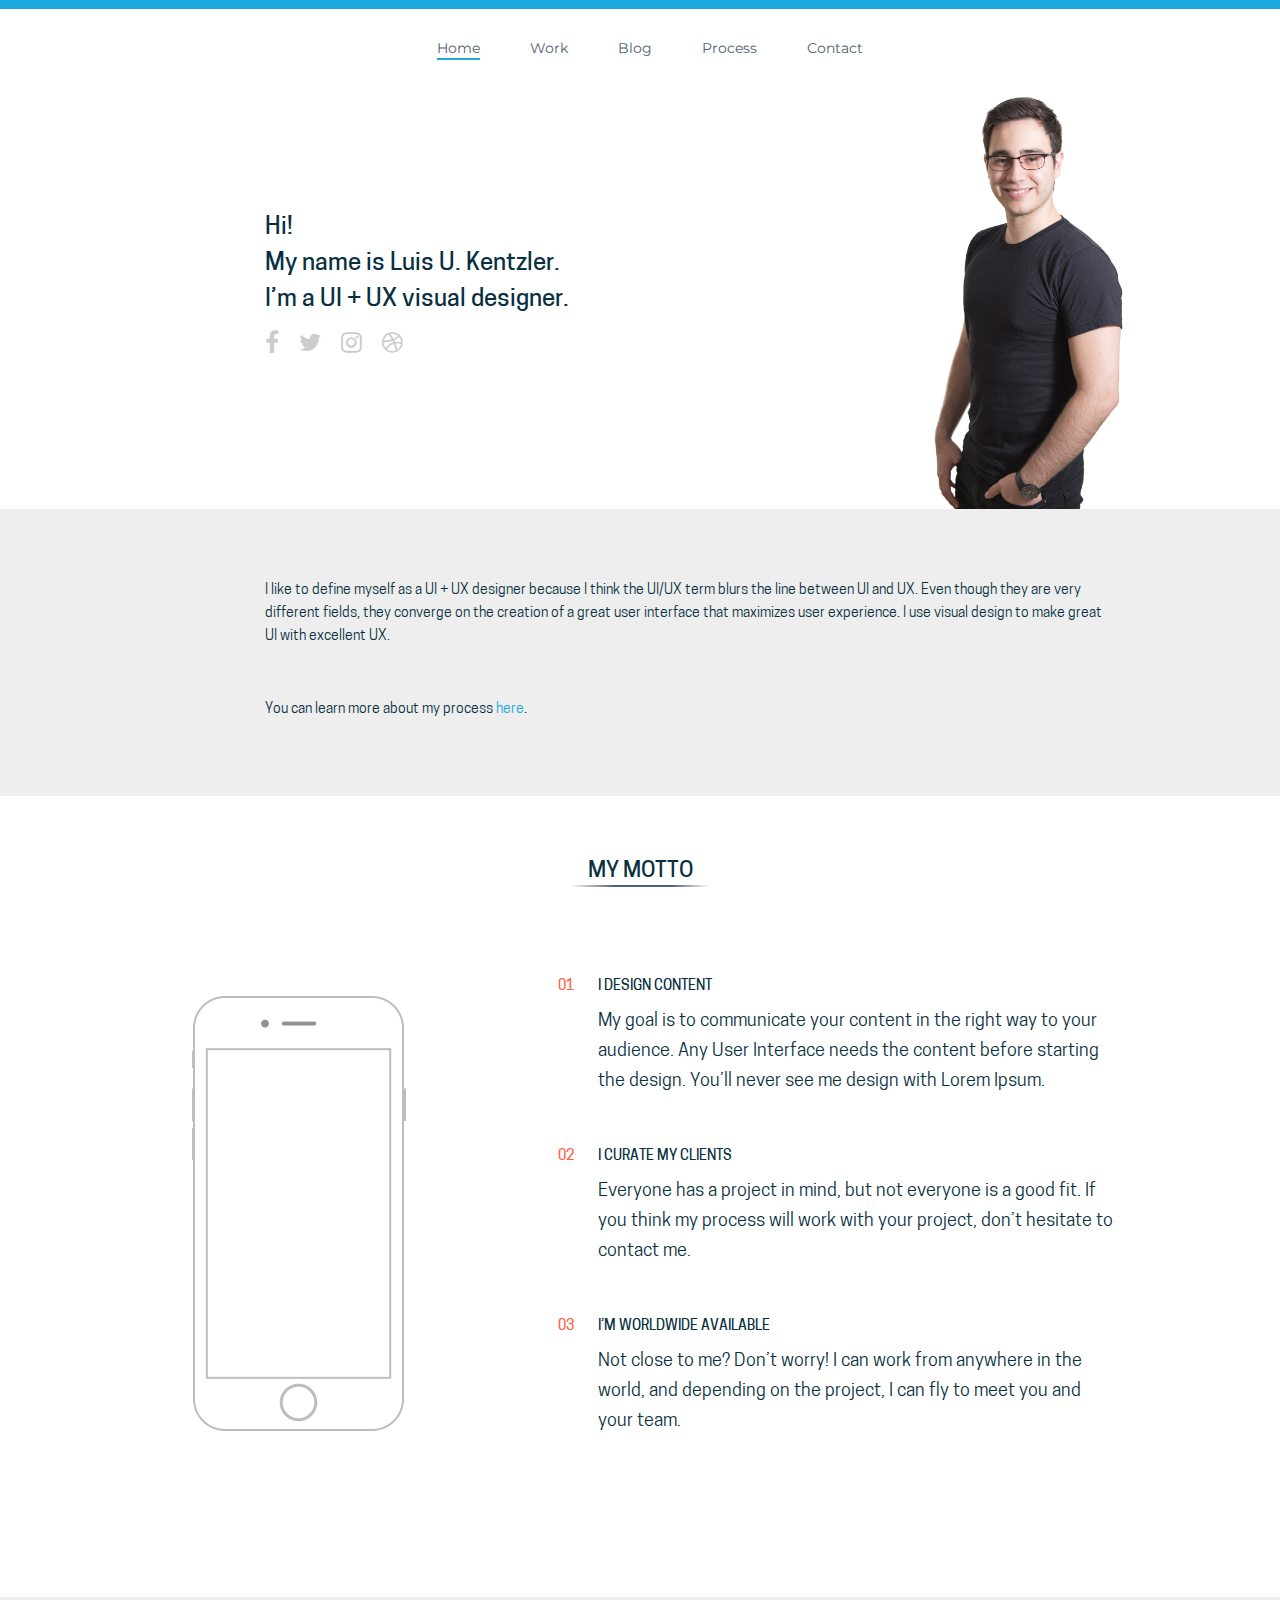
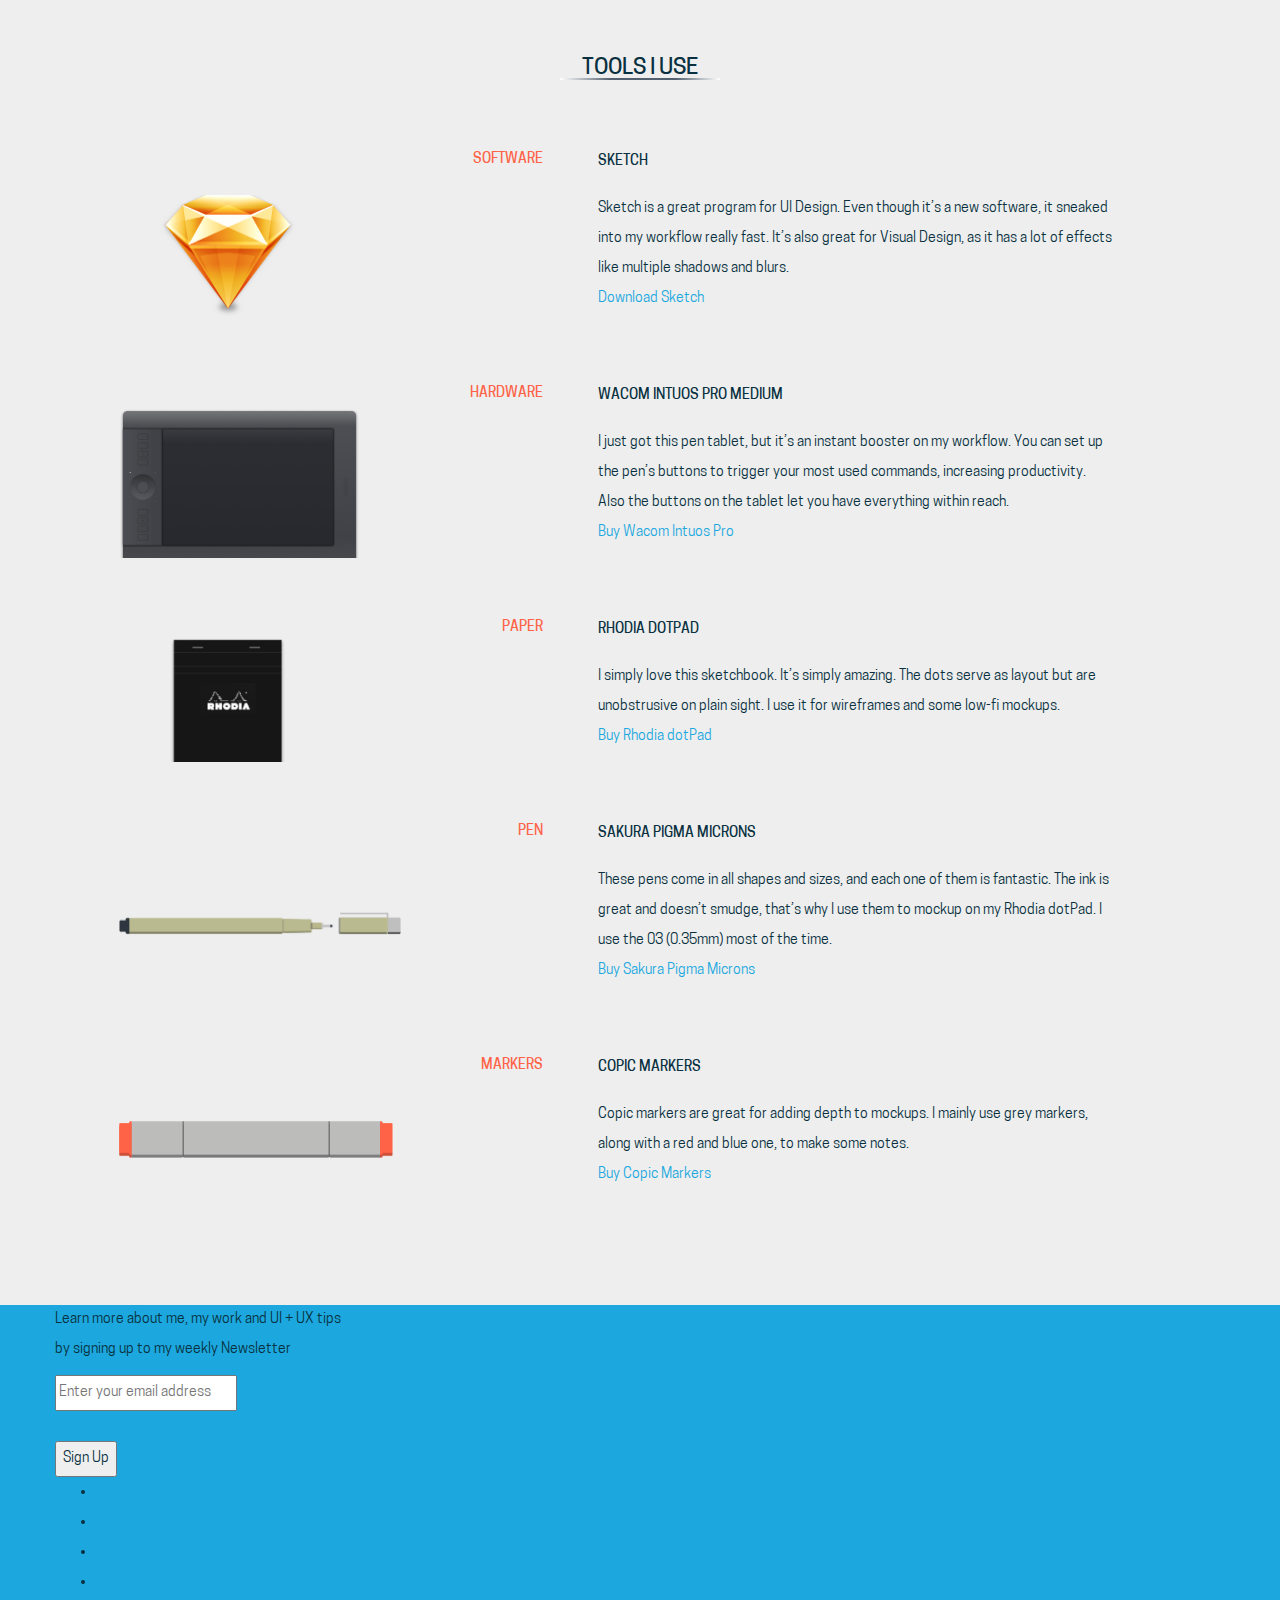
<file: index.html>
<!DOCTYPE html>
<head>
	<meta name="viewport" content="width=device-width">
	<link href="css/normalize.css" rel="stylesheet" type="text/css">
	<link href="css/bootstrap.css" rel="stylesheet" type="text/css">
	<link href='http://fonts.googleapis.com/css?family=Montserrat:400,700' rel='stylesheet' type='text/css'>
	<link href="http://maxcdn.bootstrapcdn.com/font-awesome/4.2.0/css/font-awesome.min.css" rel="stylesheet">
	<link href="css/main.css" rel="stylesheet" type="text/css">
</head>
<body>
	<div id="top-bar"></div>
	<section id="intro">
		<div class="container-intro col-md-12">
			<div id = "navigation" class="row">

				<ul class="navigation-bar">
					<li id="active"><a href="#">Home</li></a>
					<li><a href="#">Work</a></li>
					<li><a href="#">Blog</a></li>
					<li><a href="#">Process</a></li>
					<li><a href="contact.html">Contact</li></a>
				</ul>
			</div>
			<div class="container">
				<div class="row">
					<div id ="intro-text" class="col-md-offset-1 col-md-8 col-sm-offset-1 col-sm-10 col-lg-offset-2 col-lg-9">
						<p id="hello">Hi&#33<br>My name is Luis U. Kentzler.<br>I&#8217m a UI &#43; UX visual designer. </p>
						<p id="social-media-icons">
							<a  href="https://www.facebook.com/kentzler" target="_blank"><i id="fb" class="fa fa-facebook"></i></a>
							<a href="https://twitter.com/kentzler" target="_blank"><i id="twitter"class="fa fa-twitter"></i></a>
							<a  href="http://instagram.com/kentzler" target="_blank"><i id="instagram" class="fa fa-instagram"></i></a>
							<a  href="#"><i id="dribbble" class="fa fa-dribbble"></a></i>
						</p>
					</div>
				</div>
			</div>
		</div>	
	</section>
	<section id="description">
		<div class="gray-background">
			<div class="container">
				<div class="row">
					<div id="desc-text" class="col-md-offset-1 col-md-10 col-sm-offset-1 col-sm-10 col-lg-offset-2 col-lg-9">
						<p>
							I like to define myself as a UI &#43; UX designer because I think the UI/UX term blurs the line between UI and UX. Even though they are very different fields, they converge on the creation of a great user interface that maximizes user experience. I use visual design to make great UI with excellent UX.
						</p>
					</div>
				</div>
				<div class="row">
					<div id="link-process" class="col-md-offset-1 col-md-10 col-sm-offset-1 col-sm-10 col-lg-offset-2 col-lg-9">
						<p >
						You can learn more about my process <a href="#">here</a>.
						</p>
					</div>
				</div>
			</div>
		</div>
	</section>
	<section id="motto">
		<div class="container">
			<div class="row">
				<div id="my-motto" class="col-sm-offset-4 col-sm-4 col-md-offset-4 col-md-4">
					<p id="motto-title"class="title">My Motto</p>
				</div>
			</div>
			<div class="row">
				<div id="principles" class="col-sm-offset-5 col-sm-6 col-md-offset-5 col-md-6">
					<ol>
						<li>I design content</li>
							<p>
								My goal is to communicate your content in the right way to your audience. Any User Interface needs the content before starting the design. You&#8217ll never see me design with Lorem Ipsum.
							</p>
						<li>I curate my clients</li>
							<p>
								Everyone has a project in mind, but not everyone is a good fit. If you think my process will work with your project, don&#8217t hesitate to contact me.
							</p>
						<li>I&#8217m worldwide available</li>
							<p>
								Not close to me? Don&#8217t worry! I can work from anywhere in the world, and depending on the project, I can fly to meet you and your team.
							</p>
					</ol>
				</div>
			</div>
		</div>
	</section>
	<section id="tools">
		<div class="gray-background">
			<div class="container">
				<div class="row">
					<div id="tools-i-use" class="col-sm-offset-4 col-sm-4 col-md-offset-4 col-md-4">
						<p id="tools-title" class="title"> Tools I Use</p>
					</div>
				</div>
				<!-- SKETCH -->
				<div class="row tool-row" id="sketch">
					<div class="tool-def col-sm-offset-4 col-sm-1 col-md-offset-4 col-md-1">
						<p>Software</p>
					</div>
					<div class="tool col-sm-offset-0 col-sm-6 col-md-offset-0 col-md-6">
						<h3>Sketch</h3>
						<p class="tool-desc">
							Sketch is a great program for UI Design. Even though it&#8217s a new software, it sneaked into my workflow really fast. It&#8217s also great for Visual Design, as it has a lot of effects like multiple shadows and blurs. <br>
							<a href="http://bohemiancoding.com/sketch/">Download Sketch</a>
						</p>
					</div>
				</div>
				<!-- /SKETCH -->
				<!-- WACOM -->
				<div class="row tool-row" id="wacom">
					<div class="tool-def col-sm-offset-4 col-sm-1 col-md-offset-4 col-md-1">
						<p>Hardware</p>
					</div>
					<div class="tool col-sm-offset-0 col-sm-6 col-md-offset-0 col-md-6">
						<h3>Wacom Intuos Pro Medium</h3>
						<p class="tool-desc">
							I just got this pen tablet, but it&#8217s an instant booster on my workflow. You can set up the pen&#8217s buttons to trigger your most used commands, increasing productivity. Also the buttons on the tablet let you have everything within reach. <br>
							<a href="http://www.wacom.com/en-es/products/pen-tablets/intuos-pro-medium">Buy Wacom Intuos Pro</a>
						</p>
					</div>
				</div>
				<!-- /WACOM -->
				<!-- RHODIA -->
				<div class="row tool-row" id="rhodia">
					<div class="tool-def col-sm-offset-4 col-sm-1 col-md-offset-4 col-md-1">
						<p>Paper</p>
					</div>
					<div class="tool col-sm-offset-0 col-sm-6 col-md-offset-0 col-md-6">
						<h3>RHODIA dotPad</h3>
						<p class="tool-desc">
							I simply love this sketchbook. It&#8217s simply amazing. The dots serve as layout but are unobstrusive on plain sight. I use it for wireframes and some low-fi mockups. <br>
							<a href="http://rhodiapads.com/collections_boutique_dotPad.shtml">Buy Rhodia dotPad</a>
						</p>
					</div>
				</div>
				<!-- /RHODIA -->
				<!-- MICRONS -->
				<div class="row tool-row" id="microns">
					<div class="tool-def col-sm-offset-4 col-sm-1 col-md-offset-4 col-md-1">
						<p>Pen</p>
					</div>
					<div class="tool col-sm-offset-0 col-sm-6 col-md-offset-0 col-md-6">
						<h3>Sakura Pigma Microns</h3>
						<p class="tool-desc">
							These pens come in all shapes and sizes, and each one of them is fantastic. The ink is great and doesn&#8217t smudge, that&#8217s why I use them to mockup on my Rhodia dotPad. I use the 03 (0.35mm) most of the time. <br>
							<a href="http://www.sakuraofamerica.com/Pen-Archival">Buy Sakura Pigma Microns</a>
						</p>
					</div>
				</div>
				<!-- /MICRONS -->
				<!-- COPIC -->
				<div class="row tool-row" id="copic">
					<div class="tool-def col-sm-offset-4 col-sm-1 col-md-offset-4 col-md-1">
						<p>Markers</p>
					</div>
					<div class="tool col-sm-offset-0 col-sm-6 col-md-offset-0 col-md-6">
						<h3>Copic Markers</h3>
						<p class="tool-desc">
							Copic markers are great for adding depth to mockups. I mainly use grey markers, along with a red and blue one, to make some notes. <br>
							<a href="https://imaginationinternationalinc.com/copic/store/">Buy Copic Markers</a>
						</p>
					</div>
				</div>
				<!-- /COPIC -->
			</div>
		</div>
	</section>
	<section id="footer">
		<div class="blue-background">
			<div class="container">
				<div class="row">
					<p>
						Learn more about me, my work and UI + UX tips <br> by signing up to my weekly Newsletter
					</p>
				</div>
				<div class="row">
					<form action="#" method="post" id="mc-embedded-subscribe-form" name="mc-embedded-subscribe-form" class="validate" target="_blank" novalidate="">
         				<input type="email" value="" name="EMAIL" class="email" id="mce-EMAIL" placeholder="Enter your email address" required="">
	          			<div class="clear"><br>
	            			<input type="submit" value="Sign Up" name="subscribe" id="mc-embedded-subscribe" class="button">
	          			</div>
	        		</form>
				</div>
				<div id = "navigation-footer" class="row">

				<ul class="navigation-bar">
					<li><a href="#">Home</li></a>
					<li><a href="#">Work</a></li>
					<li><a href="#">Blog</a></li>
					<li><a href="#">Process</a></li>
					<li><a href="#">Contact</li></a>
				</ul>
			</div>
			</div>
		</div>
	</section>
	<!-- Google Analytics Code -->
	<script>
	  (function(i,s,o,g,r,a,m){i['GoogleAnalyticsObject']=r;i[r]=i[r]||function(){
	  (i[r].q=i[r].q||[]).push(arguments)},i[r].l=1*new Date();a=s.createElement(o),
	  m=s.getElementsByTagName(o)[0];a.async=1;a.src=g;m.parentNode.insertBefore(a,m)
	  })(window,document,'script','//www.google-analytics.com/analytics.js','ga');

	  ga('create', 'UA-56694729-2', 'auto');
	  ga('send', 'pageview');
	</script>
</body>
</file>
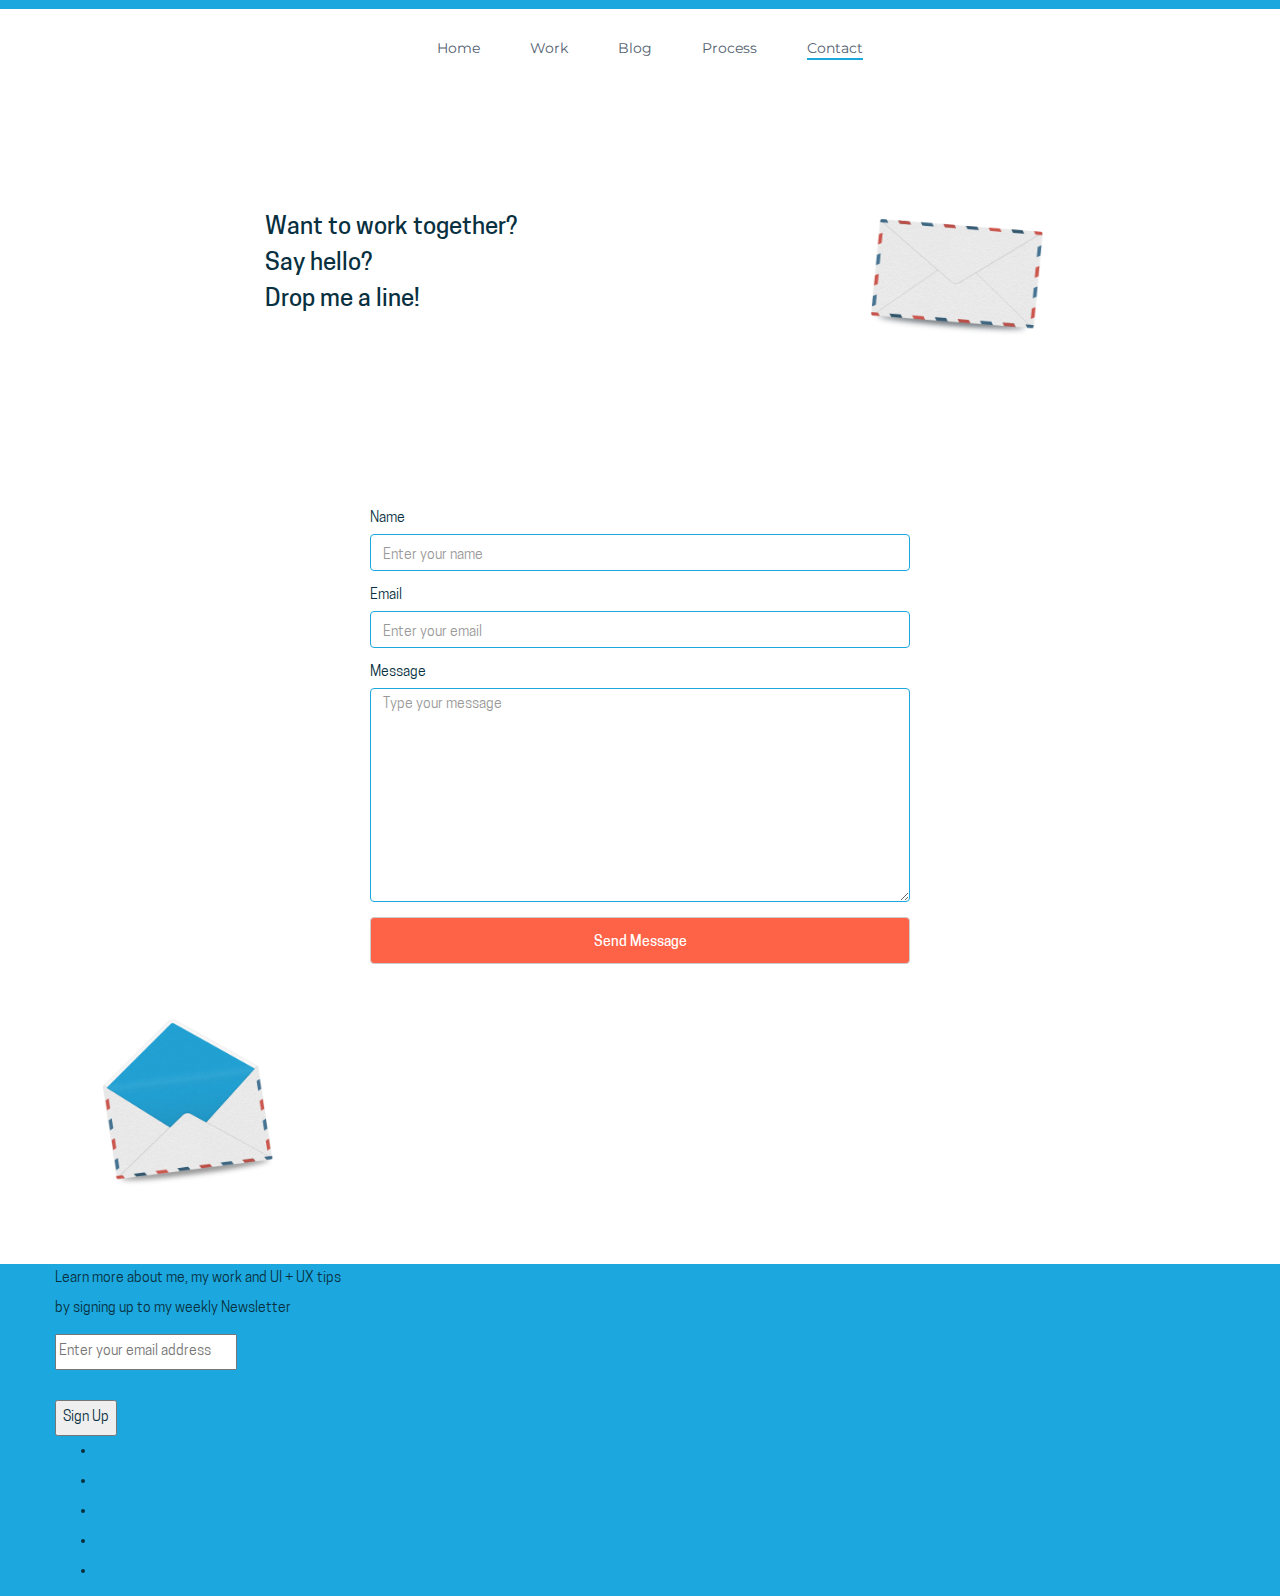
<file: contact.html>
<!DOCTYPE html>
<head>
	<meta name="viewport" content="width=device-width">
	<link href="css/normalize.css" rel="stylesheet" type="text/css">
	<link href="css/bootstrap.css" rel="stylesheet" type="text/css">
	<link href='http://fonts.googleapis.com/css?family=Montserrat:400,700' rel='stylesheet' type='text/css'>
	<link href="http://maxcdn.bootstrapcdn.com/font-awesome/4.2.0/css/font-awesome.min.css" rel="stylesheet">
	<link href="css/main.css" rel="stylesheet" type="text/css">
</head>
<body>
	<div id="top-bar"></div>
	<section id="contact">
		<div class="container-intro col-md-12">
			<div id = "navigation" class="row">
				<ul class="navigation-bar">
					<li><a href="index.html">Home</li></a>
					<li><a href="#">Work</a></li>
					<li><a href="#">Blog</a></li>
					<li><a href="#">Process</a></li>
					<li id="active"><a href="#">Contact</li></a>
				</ul>
			</div>
			<div class="container">
				<div class="row">
					<div id ="intro-text" class="col-md-offset-1 col-md-8 col-sm-offset-1 col-sm-10 col-lg-offset-2 col-lg-9">
						<p id="hello">Want to work together?<br> Say hello? <br>Drop me a line!</p>
					</div>

				</div>
	</section>
	<section id="form">
		<div class="container">
			<div class="col-sm-offset-3 col-sm-6 col-md-offset-3 col-md-6 col-lg-offset-3 col-lg-6">
				<form id="contact-form">
				  <div class="form-group">
				    	<label for="fullName">Name</label>
				    	<input type="text" class="form-control" id="fullName" placeholder="Enter your name">
				 	</div>
				 	<div class="form-group">
				    	<label for="email">Email</label>
				    	<input type="email" class="form-control" id="email" placeholder="Enter your email">
				 	</div>

				 	<div class="form-group">
				    	<label for="area">Message</label>
				    	<textarea class="form-control" rows="10" id="area" placeholder="Type your message"></textarea>
				 	</div>
					
					<button type="submit" class="btn btn-default">Send Message</button>
				</form>
			</div>
		</div>
	</section>
	<section id="footer">
		<div class="blue-background">
			<div class="container">
				<div class="row">
					<p>
						Learn more about me, my work and UI + UX tips <br> by signing up to my weekly Newsletter
					</p>
				</div>
				<div class="row">
					<form action="#" method="post" id="mc-embedded-subscribe-form" name="mc-embedded-subscribe-form" class="validate" target="_blank" novalidate="">
         				<input type="email" value="" name="EMAIL" class="email" id="mce-EMAIL" placeholder="Enter your email address" required="">
	          			<div class="clear"><br>
	            			<input type="submit" value="Sign Up" name="subscribe" id="mc-embedded-subscribe" class="button">
	          			</div>
	        		</form>
				</div>
				<div id = "navigation-footer" class="row">

				<ul class="navigation-bar">
					<li><a href="#">Home</li></a>
					<li><a href="#">Work</a></li>
					<li><a href="#">Blog</a></li>
					<li><a href="#">Process</a></li>
					<li><a href="#">Contact</li></a>
				</ul>
			</div>
			</div>
		</div>
	</section>
	<!-- Google Analytics Code -->
	<script>
	  (function(i,s,o,g,r,a,m){i['GoogleAnalyticsObject']=r;i[r]=i[r]||function(){
	  (i[r].q=i[r].q||[]).push(arguments)},i[r].l=1*new Date();a=s.createElement(o),
	  m=s.getElementsByTagName(o)[0];a.async=1;a.src=g;m.parentNode.insertBefore(a,m)
	  })(window,document,'script','//www.google-analytics.com/analytics.js','ga');

	  ga('create', 'UA-56694729-2', 'auto');
	  ga('send', 'pageview');
	</script>
</body>
</file>
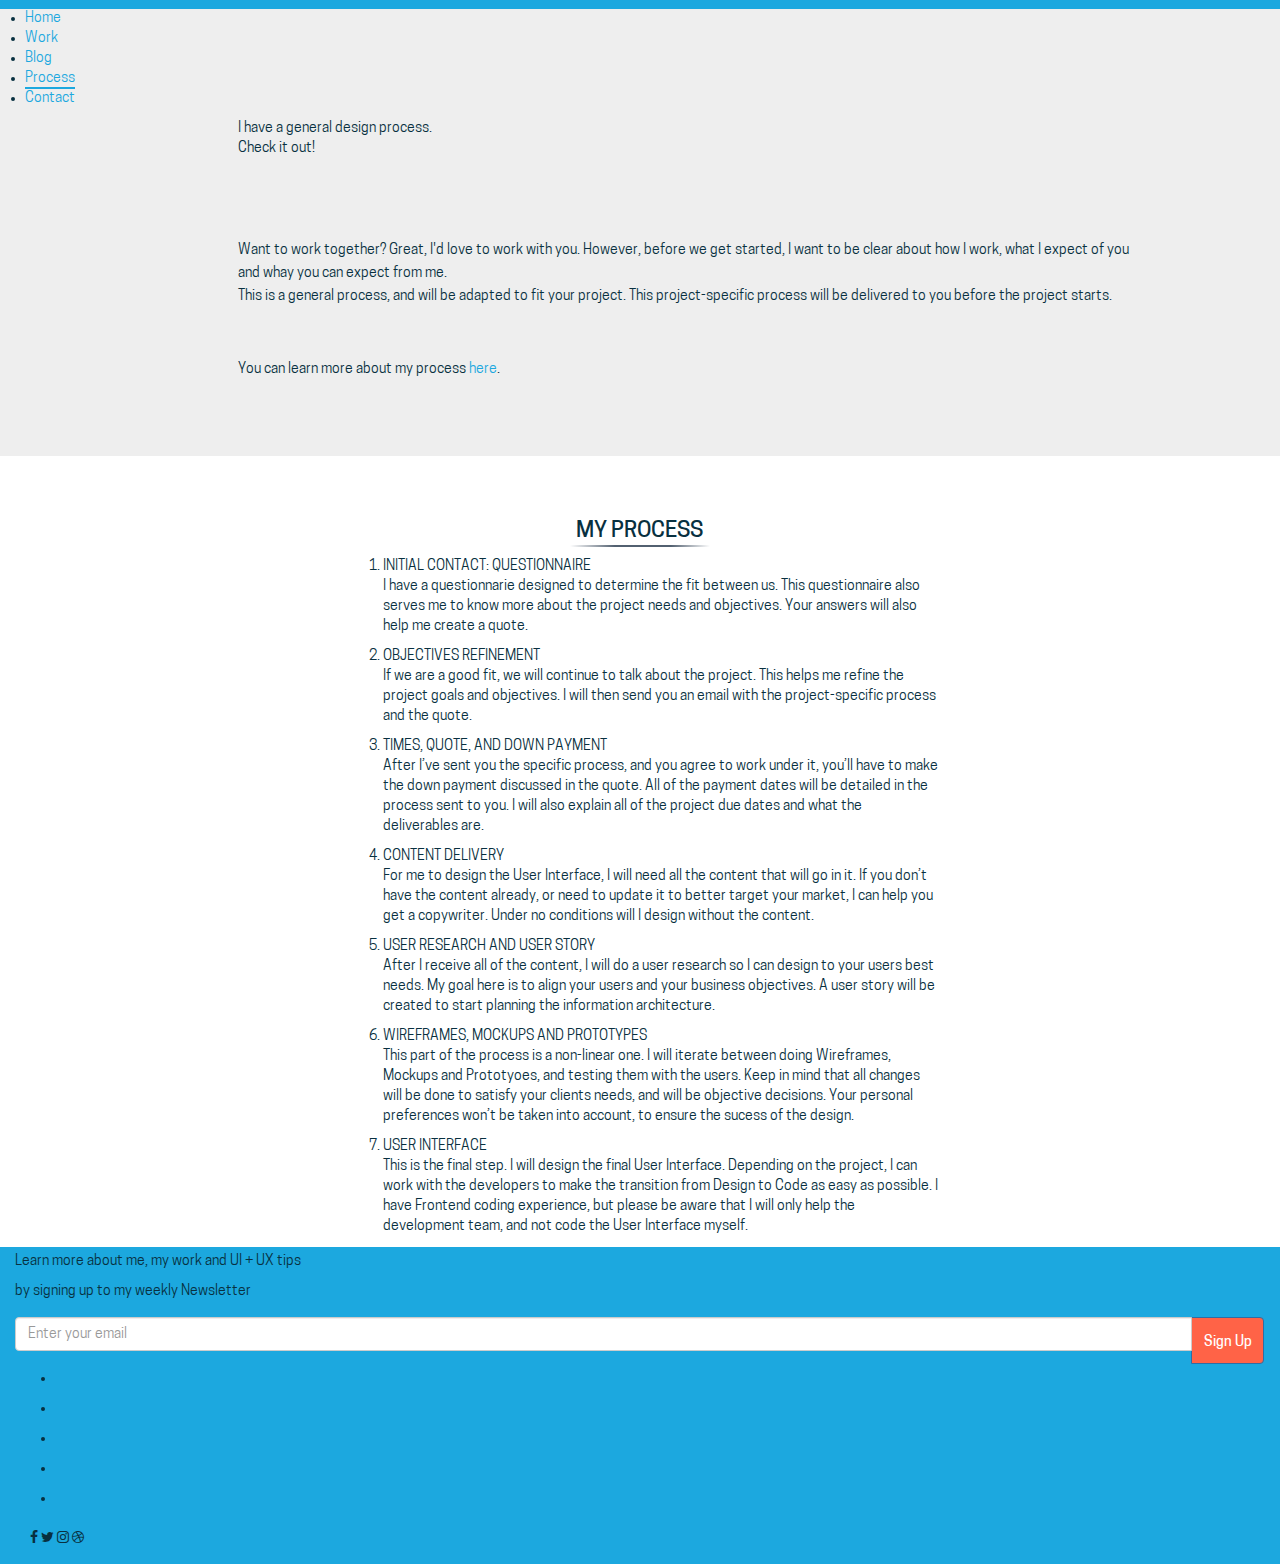
<file: process.html>
<!DOCTYPE html>
<head>
	<meta name="viewport" content="width=device-width">
	<link href="css/normalize.css" rel="stylesheet" type="text/css">
	<link href="css/bootstrap.css" rel="stylesheet" type="text/css">
	<link href='http://fonts.googleapis.com/css?family=Montserrat:400,700' rel='stylesheet' type='text/css'>
	<link href="http://maxcdn.bootstrapcdn.com/font-awesome/4.2.0/css/font-awesome.min.css" rel="stylesheet">
	<link href="css/main.css" rel="stylesheet" type="text/css">
</head>
<body>
	<div id="top-bar"></div>
	<section id="process-intro">
		<div class="container-intro col-md-12">
			<div  class="row navigation">
				<ul class="navigation-bar">
					<li><a href="index.html">Home</li></a>
					<li><a href="#">Work</a></li>
					<li><a href="#">Blog</a></li>
					<li id="active"><a href="process.html">Process</a></li>
					<li><a href="contact.html">Contact</li></a>
				</ul>
			</div>
			<div class="container-fluid">
				<div class="row-fluid">
					<div id ="intro-text" class="col-md-offset-1 col-md-8 col-sm-offset-1 col-sm-10 col-lg-offset-2 col-lg-9">
						<p id="general-process">I have a general design process. <br> Check it out! </p>
					</div>
				</div>
			</div>
		</div>	
	</section>
	<section id="description">
		<div class="gray-background">
			<div class="container-fluid">
				<div class="row-fluid">
					<div id="desc-text" class="col-md-offset-1 col-md-10 col-sm-offset-1 col-sm-10 col-lg-offset-2 col-lg-9">
						<p>
							Want to work together? Great, I'd love to work with you. However, before we get started, I want to be clear about how I work, what I expect of you and whay you can expect from me. <br>
							This is a general process, and will be adapted to fit your project. This project-specific process will be delivered to you before the project starts.
						</p>
					</div>
				</div>
				<div class="row-fluid">
					<div id="link-process" class="col-md-offset-1 col-md-10 col-sm-offset-1 col-sm-10 col-lg-offset-2 col-lg-9">
						<p >
						You can learn more about my process <a href="#">here</a>.
						</p>
					</div>
				</div>
			</div>
		</div>
	</section>
	<section id="proceso">
		<div class="container-fluid">
			<div class="row-fluid">
				<div id="my-process" class="col-sm-offset-4 col-sm-4 col-md-offset-4 col-md-4">
					<p id="process-title"class="title">My Process</p>
				</div>
			</div>
			<div class="row-fluid">
				<div id="process-part" class="col-sm-offset-3 col-sm-6 ">
					<ol>
						<li>INITIAL CONTACT: QUESTIONNAIRE</li>
							<p>
								I have a questionnarie designed to determine the fit between us. This questionnaire also serves me to know more about the project needs and objectives. Your answers will also help me create a quote.
							</p>
						<li>OBJECTIVES REFINEMENT</li>
							<p>
								If we are a good fit, we will continue to talk about the project. This helps me refine the project goals and objectives. I will then send you an email with the project-specific process and the quote.
							</p>
						<li>TIMES, QUOTE, AND DOWN PAYMENT</li>
							<p>
								After I’ve sent you the specific process, and you agree to work under it,  you’ll have to make the down payment discussed in the quote. All of the payment dates will be detailed in the process sent to you. I will also explain all of the project due dates and what the deliverables are.
							</p>
						<li>CONTENT DELIVERY</li>
							<p>
								For me to design the User Interface, I will need all the content that will go in it. If you don’t have the content already, or need to update it to better target your market, I can help you get a copywriter. Under no conditions will I design without the content.
							</p>
						<li>USER RESEARCH AND USER STORY</li>
							<p>
								After I receive all of the content, I will do a user research so I can design to your users best needs. My goal here is to align your users and your business objectives. A user story will be created to start planning the information architecture.
							</p>
						<li>WIREFRAMES, MOCKUPS AND PROTOTYPES</li>
							<p>
								This part of the process is a non-linear one. I will iterate between doing Wireframes, Mockups and Prototyoes, and testing them with the users. Keep in mind that all changes will be done to satisfy your clients needs, and will be objective decisions. Your personal preferences won’t be taken into account, to ensure the sucess of the design.
							</p>
						<li>USER INTERFACE</li>
							<p>
								This is the final step. I will design the final User Interface. Depending on the project, I can work with the developers to make the transition from Design to Code as easy as possible. I have Frontend coding experience, but please be aware that I will only help the development team, and not code the User Interface myself.
							</p>
					</ol>
				</div>
			</div>
		</div>
	</section>
	
	<section id="footer">
		<div class="container-fluid blue-background">
			<div class="row-fluid">
				<div id="learn-more">
					<p>
					Learn more about me, my work and UI + UX tips <br> by signing up to my weekly Newsletter
					</p>
				</div>
			</div>
				
				<div class="row-fluid">
					<div id="contactForm">
						<form class="">
								<div class="input-group input-group center">
						 		<input id="email" type="text" class="form-control input" placeholder="Enter your email">
						 		<span class="input-group-btn">
						 			<button type="button" class="btn btn-primary btn">Sign Up</button>
						 		</span>
						 	</div>
						 		
						 </form>
					</div>
		 		</div>


				<div id = "navigation-footer row" class="row-fluid navigation">
					<ul class="navigation-bar">
						<li><a href="index.html">Home</li></a>
						<li><a href="#">Work</a></li>
						<li><a href="#">Blog</a></li>
						<li><a href="process.html">Process</a></li>
						<li><a href="contact.html">Contact</li></a>
					</ul>
				</div>

				<div class="row-fluid">
						<p class ="social-media-icons col-xs-12 center">
							<a  href="https://www.facebook.com/kentzler" target="_blank"><i id="fb-footer" class="fa fa-facebook"></i></a>
							<a href="https://twitter.com/kentzler" target="_blank"><i id="twitter-footer"class="fa fa-twitter"></i></a>
							<a  href="http://instagram.com/kentzler" target="_blank"><i id="instagram-footer" class="fa fa-instagram"></i></a>
							<a  href="http://dribbble.com/kentzler" target="_blank"><i id="dribbble-footer" class="fa fa-dribbble"></a></i>
						</p>
					</div>
				</div>

			</div>
		</div>
	</section>
	<!-- Google Analytics Code -->
	<script>
	  (function(i,s,o,g,r,a,m){i['GoogleAnalyticsObject']=r;i[r]=i[r]||function(){
	  (i[r].q=i[r].q||[]).push(arguments)},i[r].l=1*new Date();a=s.createElement(o),
	  m=s.getElementsByTagName(o)[0];a.async=1;a.src=g;m.parentNode.insertBefore(a,m)
	  })(window,document,'script','//www.google-analytics.com/analytics.js','ga');

	  ga('create', 'UA-56694729-2', 'auto');
	  ga('send', 'pageview');
	</script>
</body>
</file>
<file: css/main.css>
/* ====================================
GENERAL STYLES 
====================================== */

@font-face {
    font-family: "CooperHewitt-Thin";
    src: url("../fonts/CooperHewitt-Thin.woff") format('woff');
    font-weight: 100;
}

@font-face {
    font-family: "CooperHewitt-ThinItalic";
    src: url("../fonts/CooperHewitt-ThinItalic.woff") format('woff');
    font-weight: 100;
}

@font-face {
    font-family: "CooperHewitt-Light";
    src: url("../fonts/CooperHewitt-Light.woff") format('woff');
    font-weight: 200;
}

@font-face {
    font-family: "CooperHewitt-LightItalic";
    src: url("../fonts/CooperHewitt-LightItalic.woff") format('woff');
    font-weight: 200;
}

@font-face {
    font-family: "CooperHewitt-Book";
    src: url("../fonts/CooperHewitt-Book.woff") format('woff');
    font-weight: 300;
}

@font-face {
    font-family: "CooperHewitt-BookItalic";
    src: url("../fonts/CooperHewitt-BookItalic.woff") format('woff');
    font-weight: 300;
}

@font-face {
    font-family: "CooperHewitt-Medium";
    src: url("../fonts/CooperHewitt-Medium.woff") format('woff');
    font-weight: 400;
}

@font-face {
    font-family: "CooperHewitt-MediumItalic";
    src: url("../fonts/CooperHewitt-MediumItalic.woff") format('woff');
    font-weight: 400;
}

@font-face {
    font-family: "CooperHewitt-Semibold";
    src: url("../fonts/CooperHewitt-Semibold.woff") format('woff');
    font-weight: 500;
}

@font-face {
    font-family: "CooperHewitt-SemiboldItalic";
    src: url("../fonts/CooperHewitt-SemiboldItalic.woff") format('woff');
    font-weight: 500;
}

@font-face {
    font-family: "CooperHewitt-Bold";
    src: url("../fonts/CooperHewitt-Bold.woff") format('woff');
    font-weight: 600;
}

@font-face {
    font-family: "CooperHewitt-BoldItalic";
    src: url("../fonts/CooperHewitt-BoldItalic.woff") format('woff');
    font-weight: 600;
}

@font-face {
    font-family: "CooperHewitt-Heavy";
    src: url("../fonts/CooperHewitt-Heavy.woff") format('woff');
    font-weight: 700;
}

@font-face {
    font-family: "CooperHewitt-HeavyItalic";
    src: url("../fonts/CooperHewitt-HeavyItalic.woff") format('woff');
    font-weight: 700;
}




* {
	font-family: "CooperHewitt-Book";
	color: #083040;
}

html { 
	font-size: 62.5%; 
} 


body { 
	font-size: 14px;
	font-size: 1.4rem;
}

a {
	color: #1CA8DF;
}

a:hover{
	color: #1CA8DF;

}

p {
	text-rendering: optimizelegibility;
}
/* ====================================
CUSTOM STYLES 
======================================*/


/* ====================================
Home 
======================================*/

#intro {
	height: 500px;
	width: 100vw;
	background-color: #fff;
	background: url(../resources/me.jpg);
	background-size: 290px 446px;
	background-repeat: no-repeat;
	background-position: 68vw 60px;
}

 div#top-bar{
	/* Top Bar Decoration: */
	height: 1vh;
	width: 100vw;
	background-color: #1CA8DF;
}

div#navigation{
	float:right;
    position:relative;
    left:-50%;
    text-align:left;
}


#navigation ul {
	list-style:none;
    position:relative;
    left:50%;
}

#navigation li {
	float:left;
	position:relative;
	padding-right: 50px;
	padding-top: 30px;
}

#navigation li a{
	color: #526070;
	text-decoration: none;
	font-family: 'Montserrat', sans-serif;
	font-size: 14px;
	font-size: 1.4rem;
	font-weight: 400;
	line-height: 18px;
	line-height: 1.8rem;
}

#navigation li a:hover{
	border-bottom: 2px solid #1CA8DF;
	padding-bottom: 1px;
}

.navigation-bar li#active a{
	border-bottom: 2px solid #1CA8DF;
	padding-bottom: 1px;
}

.container-intro {
	height: 100%;
	padding: 0px;
}


#intro-text {
	clear: both;
	height:100%;
	display: block;
}

#intro-text p#hello {
	padding-top: 150px;
	font-family: CooperHewitt-Medium;
	font-size: 24px;
	font-size: 2.4rem;
	color: #083040;
	line-height: 36px;
	line-height: 3.6rem;
}



#intro-text p#social-media-icons a{
	padding-right: 15px;
	color: #CCCCCC;
}

#social-media-icons {
	font-size: 2.4rem;
	font-size: 24px;
	color: #CCCCCC;
}

#fb {
	color: #CCCCCC;
	-o-transition:color .2s ease-out, background 2s ease-in;
  	-ms-transition:color .2s ease-out, background 2s ease-in;
 	-moz-transition:color .2s ease-out, background 2s ease-in;
 	-webkit-transition:color .2s ease-out, background 2s ease-in;
 	transition:color .2s ease-out, background .2s ease-in;
}


#fb:hover{
	color: #425D9C;
}

#twitter {
	color: #CCCCCC;
	-o-transition:color .2s ease-out, background 2s ease-in;
  	-ms-transition:color .2s ease-out, background 2s ease-in;
 	-moz-transition:color .2s ease-out, background 2s ease-in;
 	-webkit-transition:color .2s ease-out, background 2s ease-in;
 	transition:color .2s ease-out, background .2s ease-in;
}

#twitter:hover{
	color: #55ACEE;
}

#instagram {
	color: #CCCCCC;
	-o-transition:color .2s ease-out, background 2s ease-in;
  	-ms-transition:color .2s ease-out, background 2s ease-in;
 	-moz-transition:color .2s ease-out, background 2s ease-in;
 	-webkit-transition:color .2s ease-out, background 2s ease-in;
 	transition:color .2s ease-out, background .2s ease-in;
}

#instagram:hover{
	color: #99634D;
}

#dribbble {
	color: #CCCCCC;
	-o-transition:color .2s ease-out, background 2s ease-in;
  	-ms-transition:color .2s ease-out, background 2s ease-in;
 	-moz-transition:color .2s ease-out, background 2s ease-in;
 	-webkit-transition:color .2s ease-out, background 2s ease-in;
 	transition:color .2s ease-out, background .2s ease-in;
}

#dribbble:hover{
	color: #E04D87;
}


.gray-background{
	width: 100vw;
	background-color: #EEEEEE;
	line-height: 23px;
	line-height: 2.3rem;
	font-size: 14px;
	font-size: 1.4rem;
}

#description #desc-text {
	padding-top: 70px;

}



#description #link-process{
	padding-top: 40px;
	padding-bottom: 65px;
}


.title{
	padding-top: 60px;
	text-transform: uppercase;
	font-family: "CooperHewitt-Medium";
	font-size: 22px;
	font-size: 2.2rem;
	text-align: center;
	color: #083040;
	background: white;
	background: -moz-linear-gradient(left, white 0%, rgba(82,96,112,0.97) 31%, rgba(82,96,112,1) 32%, rgba(82,96,112,1) 72%, rgba(255,255,255,0) 100%);
	background: -webkit-gradient(left top, right top, color-stop(0%, rgba(255,255,255,0)), color-stop(31%, rgba(82,96,112,0.97)), color-stop(32%, rgba(82,96,112,1)), color-stop(72%, rgba(82,96,112,1)), color-stop(100%, rgba(255,255,255,0)));
	background: -webkit-linear-gradient(left, white 0%, rgba(82,96,112,0.97) 31%, rgba(82,96,112,1) 32%, rgba(82,96,112,1) 72%, white 100%);
	background: -o-linear-gradient(left, white 0%, rgba(82,96,112,0.97) 31%, rgba(82,96,112,1) 32%, rgba(82,96,112,1) 72%, white 100%);
	background: -ms-linear-gradient(left, white 0%, rgba(82,96,112,0.97) 31%, rgba(82,96,112,1) 32%, rgba(82,96,112,1) 72%, white 100%);
	background: linear-gradient(to right, white 0%, rgba(82,96,112,0.97) 31%, rgba(82,96,112,1) 32%, rgba(82,96,112,1) 72%, white 100%);
	background-size: 140px 2px;
	background-position: bottom;
	background-repeat: no-repeat;

}

/* Motto/Principles */

#motto{
	background: url(../resources/iphone6.png);
	background-size: 214px 435px;
	background-repeat: no-repeat;
	background-position: 15vw 200px;
}

#principles {
	padding-top: 80px;

}

#principles ol {
	list-style-type: decimal;
	counter-reset: principles-counter;
	padding-bottom: 100px;
}

#principles ol li::before{
    display: list-item;
    left: -40px;
    position: absolute;
    color: #FF6347;
    content: counter(principles-counter,decimal-leading-zero);
    counter-increment: principles-counter;
}


#principles ol li{
	text-transform: uppercase;
	font-size: 14px;
	font-size: 1.4rem;
	font-family: "CooperHewitt-Medium";
	display: list-item;
	list-style-type: none;
    position: relative;
}

#principles p {
	font-family: "CooperHewitt-Book";
	padding-top: 10px;
	padding-bottom: 40px;
	font-size: 18px;
	font-size: 1.8rem;
	line-height: 30px;
	line-height: 3.0rem;
}

/* Tools */

#tools-title {
	background-size: 160px 2px;
}

.tool {
	padding-left: 15px
}

.tool-row {
	padding-top: 60px;
}

.tool-def {
	padding: 0px;
	padding-left: 0px;
}

.tool-def p{
	text-transform: uppercase;
	text-align: right;
	font-family: "CooperHewitt-Medium";
	font-size: 14px;
	font-size: 1.4rem;
	line-height: 20px;
	color: #FF6347;
}

.tool h3 {
	text-transform: uppercase;
	font-family: "CooperHewitt-Medium";
	font-size: 14px;
	font-size: 1.4rem;
	line-height: 24px;
	padding-bottom: 10px;
	padding-left: 40px;
	margin-top: 0px;
}

.tool p {
	padding-left: 40px;
}

.tool-desc {
	line-height: 30px;
	line-height: 3.0rem;
}

#sketch {
	background: url(../resources/sketch-icon.png);
	background-size: 142px 121px;
	background-repeat: no-repeat;
	background-position: 8vw 105px;
}

#wacom {
	background: url(../resources/intuos-pro.png);
	background-size: 240px 158px;
	background-repeat: no-repeat;
	background-position: 5vw 85px;
}

#rhodia {
	background: url(../resources/rhodia-pad.png);
	background-size: 115px 155px;
	background-repeat: no-repeat;
	background-position: 9vw 80px;
}

#microns {
	background: url(../resources/pigma-micron.png);
	background-size: 282px 23px;
	background-repeat: no-repeat;
	background-position: 5vw 150px;
}

#copic {
	background: url(../resources/copic-marker.png);
	background-size: 274px 37px;
	background-repeat: no-repeat;
	background-position: 5vw 125px;
	padding-bottom: 105px;
}





.blue-background{
	width: 100vw;
	background-color: #1CA8DF;
	line-height: 30px;
	line-height: 3rem;
	font-size: 14px;
	font-size: 1.4rem;
}



@media only screen and (min-device-width : 768px) and (max-device-width : 1024px) {
	/* Motto */
	#motto{
	background-position: 5vw 200px;
	}

	/* Tools */

	#sketch {
	background-position: 8vw 60%;
	}

	#wacom {
		background-position: 7vw 60%;
	}

	#rhodia {
		background-position: 9vw 60%;
	}

	#microns {
		background-position: 5vw 60%;
	}

	#copic {
		background-position: 5vw 60%;
		padding-bottom: 105px;
	}
}

/* ====================================
/Home
======================================*/




/* ====================================
Contact
======================================*/

#contact{
	height: 500px;
	width: 100vw;
	background: url(../resources/clo-env.png);
	background-size: 173px 118px;
	background-repeat: no-repeat;
	background-position: 68vw 210px;
}

#form {
	padding-bottom: 300px;
	width: 100vw;
	background: url(../resources/op-env.png);
	background-size: 173px 168px;
	background-repeat: no-repeat;
	background-position: 8vw 510px;
}
.btn {
	width: 100%;
	background-color: #FF6347; 
    padding-top:15px;
    padding-bottom: 10px;
    color: white;
    font-family: "CooperHewitt-Medium";
	font-size: 14px;
	font-size: 1.4rem;
}

.btn:hover {
	background-color: #CF503A; 
	color: white;
}

#contact-form input{   
    border-color: #1CA8DF;
    box-shadow: none;
    outline: 0 none;

}

#contact-form input[placeholder]{
	color: #083040;
	font-family: "CooperHewitt-Book";
	font-size: 14px;
	font-size: 1.4rem;
	padding-top: 20px;
	padding-bottom: 15px;
}


#area {
	border-color: #1CA8DF;
    box-shadow: none;
    outline: 0 none;
    color: #083040;
    width:100%;
}

textarea:focus, input:focus, input[type]:focus, .uneditable-input:focus {   
    border-color: #1CA8DF;
    box-shadow:  0 0 8px #1CA8DF;
    outline: 0 none;
}
</file>
